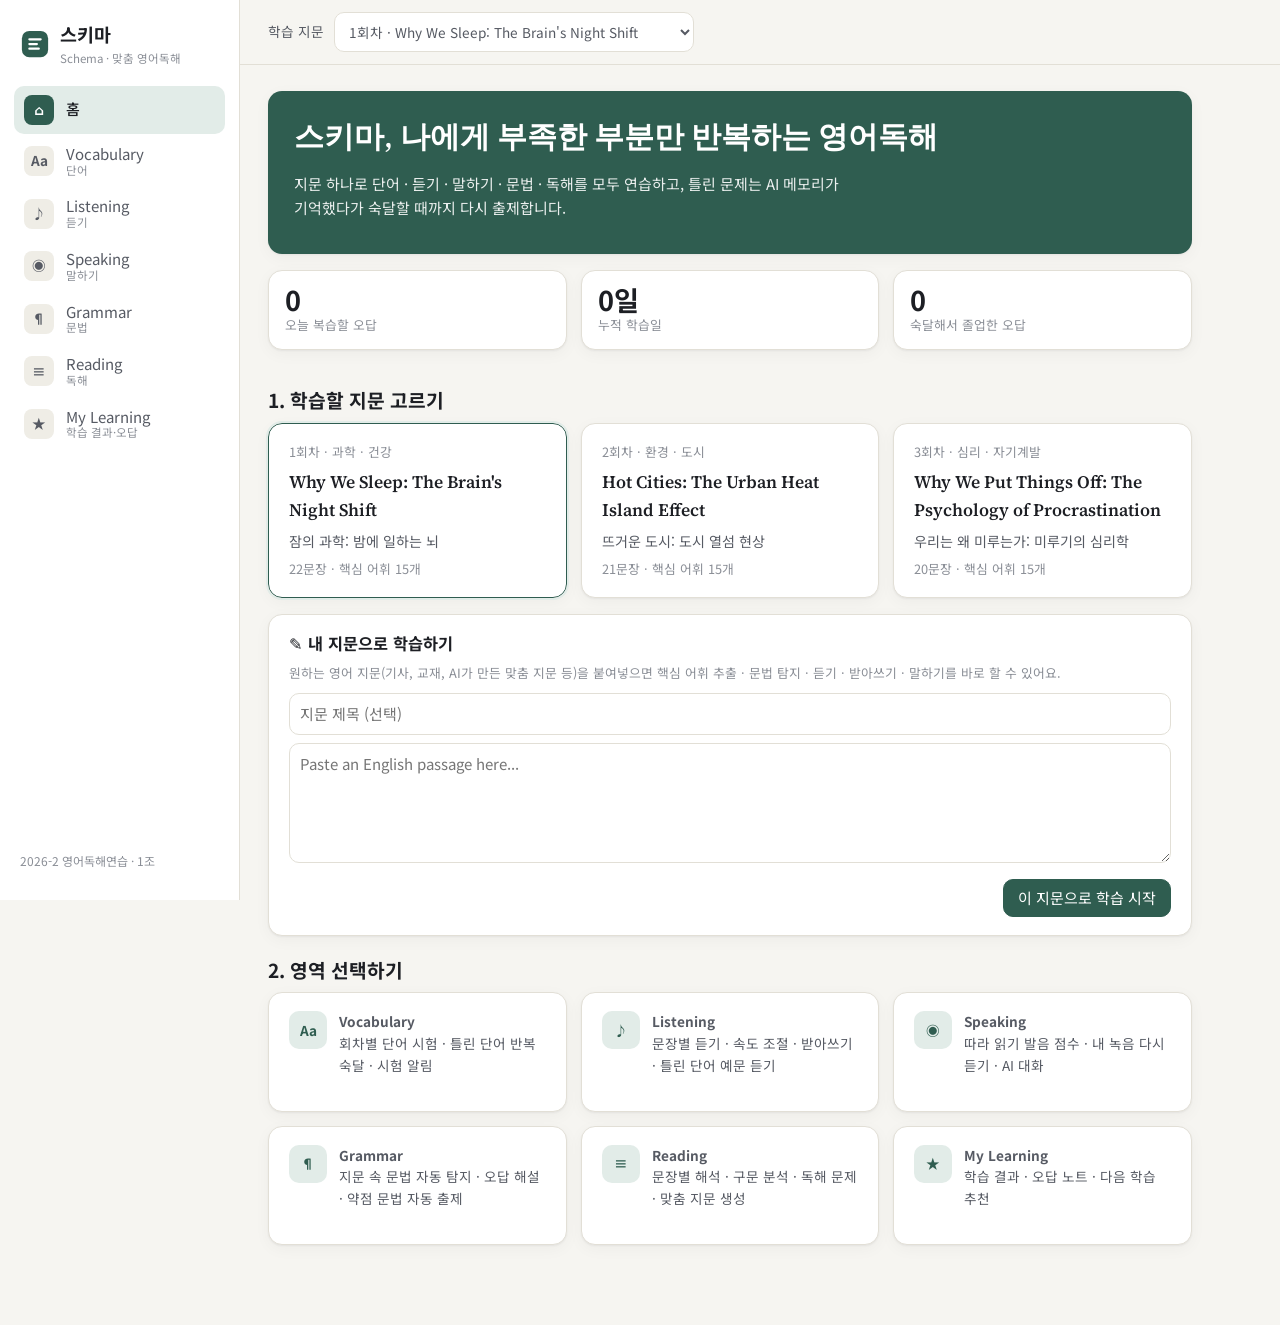
<file: index.html>
<!doctype html>
<html lang="ko">
<head>
  <meta charset="utf-8">
  <meta name="viewport" content="width=device-width, initial-scale=1">
  <title>스키마 · 맞춤 영어독해 학습</title>
  <link rel="preconnect" href="https://fonts.googleapis.com">
  <link href="https://fonts.googleapis.com/css2?family=Noto+Sans+KR:wght@400;500;700&family=Source+Serif+4:opsz,wght@8..60,500;8..60,600&display=swap" rel="stylesheet">
  <link rel="stylesheet" href="style.css">
</head>
<body>
  <div class="app">
    <aside class="sidebar">
      <a class="brand" href="#home" data-nav="home">
        <svg viewBox="0 0 32 32" width="30" height="30" aria-hidden="true"><rect x="2" y="2" width="28" height="28" rx="8" fill="var(--accent)"/><path d="M10 11h12M10 16h8M10 21h10" stroke="var(--on-accent)" stroke-width="2.4" stroke-linecap="round"/></svg>
        <span><b>스키마</b><small>Schema · 맞춤 영어독해</small></span>
      </a>
      <nav class="nav" id="nav">
        <a href="#home" data-nav="home"><span class="ico">⌂</span><span>홈</span></a>
        <a href="#vocab" data-nav="vocab"><span class="ico">Aa</span><span>Vocabulary<small>단어</small></span></a>
        <a href="#listening" data-nav="listening"><span class="ico">♪</span><span>Listening<small>듣기</small></span></a>
        <a href="#speaking" data-nav="speaking"><span class="ico">◉</span><span>Speaking<small>말하기</small></span></a>
        <a href="#grammar" data-nav="grammar"><span class="ico">¶</span><span>Grammar<small>문법</small></span></a>
        <a href="#reading" data-nav="reading"><span class="ico">≡</span><span>Reading<small>독해</small></span></a>
        <a href="#mylearning" data-nav="mylearning"><span class="ico">★</span><span>My Learning<small>학습 결과·오답</small></span><em class="badge" id="dueBadge" hidden></em></a>
      </nav>
      <p class="side-foot">2026-2 영어독해연습 · 1조</p>
    </aside>

    <main class="main">
      <header class="topbar">
        <label class="passage-pick">
          <span>학습 지문</span>
          <select id="passageSelect"></select>
        </label>
        <div id="reminderBanner" class="banner" hidden></div>
      </header>
      <section id="view" class="view" aria-live="polite"></section>
    </main>
  </div>

  <div id="toast" class="toast" role="status" hidden></div>

  <script src="passages.js"></script>
  <script src="content.js"></script>
  <script src="app.js"></script>
</body>
</html>
</file>
<file: style.css>
:root {
  --bg: #f6f5f1;
  --surface: #ffffff;
  --surface-2: #efede6;
  --ink: #1d1f24;
  --ink-2: #565a63;
  --ink-3: #8a8e96;
  --line: #e2dfd6;
  --accent: #2f5d50;
  --accent-soft: #e2ece8;
  --on-accent: #ffffff;
  --good: #2e7d4f;
  --good-soft: #e3f2e8;
  --bad: #b8433a;
  --bad-soft: #f8e5e2;
  --warn: #a8691c;
  --warn-soft: #f7ecd9;
  --hl-1: #d9e8ff; --hl-2: #ffe7c2; --hl-3: #e5dcff; --hl-4: #d7f3e3; --hl-5: #ffd9e3;
  --radius: 14px;
  --shadow: 0 1px 2px rgba(20, 20, 30, .05), 0 4px 16px rgba(20, 20, 30, .04);
  --serif: 'Source Serif 4', Georgia, serif;
  color-scheme: light;
}
@media (prefers-color-scheme: dark) {
  :root:not([data-theme="light"]) {
    --bg: #15171a; --surface: #1d2024; --surface-2: #262a2f; --ink: #eceae4; --ink-2: #b4b6ba; --ink-3: #858990;
    --line: #33373d; --accent: #7cc2ac; --accent-soft: #1f3530; --on-accent: #10201b;
    --good: #6fcf97; --good-soft: #1c3326; --bad: #f08a80; --bad-soft: #3a2220; --warn: #e3b26a; --warn-soft: #3a2e1c;
    --hl-1: #22344f; --hl-2: #43361f; --hl-3: #322a4d; --hl-4: #1f3a2c; --hl-5: #46262f;
    color-scheme: dark;
  }
}
:root[data-theme="dark"] {
  --bg: #15171a; --surface: #1d2024; --surface-2: #262a2f; --ink: #eceae4; --ink-2: #b4b6ba; --ink-3: #858990;
  --line: #33373d; --accent: #7cc2ac; --accent-soft: #1f3530; --on-accent: #10201b;
  --good: #6fcf97; --good-soft: #1c3326; --bad: #f08a80; --bad-soft: #3a2220; --warn: #e3b26a; --warn-soft: #3a2e1c;
  --hl-1: #22344f; --hl-2: #43361f; --hl-3: #322a4d; --hl-4: #1f3a2c; --hl-5: #46262f;
  color-scheme: dark;
}

* { box-sizing: border-box; }
html, body { margin: 0; }
body {
  background: var(--bg); color: var(--ink);
  font: 15px/1.6 'Noto Sans KR', system-ui, sans-serif;
  -webkit-font-smoothing: antialiased;
}
button, input, select, textarea { font: inherit; color: inherit; }
a { color: var(--accent); }
h1, h2, h3 { line-height: 1.3; margin: 0 0 .5em; }
h1 { font-size: 1.6rem; }
h2 { font-size: 1.2rem; }
h3 { font-size: 1.02rem; }
p { margin: 0 0 .8em; }
small { color: var(--ink-3); }

/* ---------- layout ---------- */
.app { display: grid; grid-template-columns: 240px 1fr; min-height: 100vh; }
.sidebar {
  position: sticky; top: 0; height: 100vh; padding: 20px 14px;
  border-right: 1px solid var(--line); background: var(--surface);
  display: flex; flex-direction: column; gap: 18px;
}
.brand { display: flex; gap: 10px; align-items: center; text-decoration: none; color: var(--ink); padding: 0 6px; }
.brand b { display: block; font-size: 1.15rem; }
.brand small { display: block; font-size: .72rem; }
.nav { display: flex; flex-direction: column; gap: 2px; }
.nav a {
  display: flex; align-items: center; gap: 12px; padding: 9px 10px; border-radius: 10px;
  text-decoration: none; color: var(--ink-2); position: relative;
}
.nav a small { display: block; font-size: .72rem; line-height: 1.2; }
.nav a span:not(.ico) { line-height: 1.25; }
.nav .ico {
  width: 30px; height: 30px; border-radius: 8px; display: grid; place-items: center;
  background: var(--surface-2); font-weight: 700; font-size: .85rem; flex: none;
}
.nav a:hover { background: var(--surface-2); color: var(--ink); }
.nav a.active { background: var(--accent-soft); color: var(--ink); font-weight: 500; }
.nav a.active .ico { background: var(--accent); color: var(--on-accent); }
.badge {
  margin-left: auto; font-style: normal; background: var(--bad); color: #fff;
  font-size: .7rem; border-radius: 99px; padding: 1px 7px; font-weight: 700;
}
.side-foot { margin-top: auto; font-size: .75rem; color: var(--ink-3); padding: 0 6px; }

.main { min-width: 0; }
.topbar {
  position: sticky; top: env(safe-area-inset-top, 0px); z-index: 5; background: color-mix(in srgb, var(--bg) 88%, transparent);
  backdrop-filter: blur(8px); border-bottom: 1px solid var(--line);
  padding: 12px 28px; display: flex; flex-wrap: wrap; gap: 10px 16px; align-items: center;
}
.passage-pick { display: flex; align-items: center; gap: 10px; font-size: .85rem; color: var(--ink-2); }
.passage-pick select { max-width: 360px; }
.view { padding: 26px 28px 80px; max-width: 980px; }

/* ---------- elements ---------- */
.card {
  background: var(--surface); border: 1px solid var(--line); border-radius: var(--radius);
  padding: 18px 20px; box-shadow: var(--shadow); margin-bottom: 16px;
}
.card.flat { box-shadow: none; }
.grid { display: grid; gap: 14px; }
.g2 { grid-template-columns: repeat(2, minmax(0, 1fr)); }
.g3 { grid-template-columns: repeat(3, minmax(0, 1fr)); }
.g4 { grid-template-columns: repeat(4, minmax(0, 1fr)); }
.row { display: flex; gap: 10px; align-items: center; flex-wrap: wrap; }
.spacer { flex: 1; }
.muted { color: var(--ink-2); }
.tiny { font-size: .8rem; color: var(--ink-3); }
.hidden { display: none !important; }

.btn {
  border: 1px solid var(--line); background: var(--surface); padding: 8px 14px; border-radius: 10px;
  cursor: pointer; display: inline-flex; align-items: center; gap: 6px; line-height: 1.3;
}
.btn:hover { background: var(--surface-2); }
.btn.primary { background: var(--accent); border-color: var(--accent); color: var(--on-accent); }
.btn.primary:hover { filter: brightness(1.08); }
.btn.ghost { border-color: transparent; background: transparent; }
.btn.sm { padding: 5px 10px; font-size: .85rem; }
.btn.danger { color: var(--bad); }
.btn.rec { background: var(--bad); border-color: var(--bad); color: #fff; }
.btn:disabled { opacity: .5; cursor: not-allowed; }
.icon-btn { width: 34px; height: 34px; padding: 0; justify-content: center; border-radius: 50%; flex: none; }

select, input[type="text"], input[type="time"], textarea {
  border: 1px solid var(--line); background: var(--surface); border-radius: 10px; padding: 8px 10px;
}
textarea { width: 100%; resize: vertical; min-height: 120px; line-height: 1.55; }
input[type="text"] { min-width: 0; }
:focus-visible { outline: 2px solid var(--accent); outline-offset: 2px; }

.tabs { display: flex; gap: 4px; border-bottom: 1px solid var(--line); margin-bottom: 18px; overflow-x: auto; overflow-y: hidden; scrollbar-width: none; }
.tabs button {
  border: 0; background: none; padding: 10px 14px; cursor: pointer; color: var(--ink-2);
  border-bottom: 2px solid transparent; margin-bottom: -1px; white-space: nowrap;
}
.tabs button.active { color: var(--ink); border-bottom-color: var(--accent); font-weight: 500; }

.page-head { margin-bottom: 18px; }
.page-head .eyebrow { font-size: .78rem; letter-spacing: .08em; text-transform: uppercase; color: var(--accent); font-weight: 700; }
.page-head p { color: var(--ink-2); margin: 4px 0 0; }

.chip {
  display: inline-flex; align-items: center; gap: 4px; padding: 3px 10px; border-radius: 99px;
  background: var(--surface-2); font-size: .8rem; border: 1px solid transparent; cursor: default;
}
button.chip { cursor: pointer; }
.chip.on { background: var(--accent-soft); border-color: var(--accent); }
.chip.good { background: var(--good-soft); color: var(--good); }
.chip.bad { background: var(--bad-soft); color: var(--bad); }
.chip.warn { background: var(--warn-soft); color: var(--warn); }

.en { font-family: var(--serif); font-size: 1.08rem; line-height: 1.65; }
.ko { color: var(--ink-2); font-size: .92rem; }

/* sentences */
.sent-list { display: flex; flex-direction: column; }
.sent { display: flex; gap: 12px; padding: 12px 4px; border-bottom: 1px solid var(--line); align-items: flex-start; }
.sent:last-child { border-bottom: 0; }
.sent .num { color: var(--ink-3); font-size: .78rem; min-width: 22px; padding-top: 4px; font-variant-numeric: tabular-nums; }
.sent .body { flex: 1; min-width: 0; }
.sent.playing { background: var(--accent-soft); border-radius: 10px; }
.sent-head { font-weight: 700; padding: 16px 4px 4px; color: var(--accent); font-size: .9rem; }
.sent-head small { font-weight: 400; margin-left: 6px; }
.detail { margin-top: 8px; padding: 10px 12px; background: var(--surface-2); border-radius: 10px; font-size: .88rem; }
.detail b { color: var(--accent); font-weight: 500; }
.blur { filter: blur(5px); cursor: pointer; user-select: none; transition: filter .2s; }
.blur:hover { filter: blur(3px); }

mark.g { background: none; padding: 0 1px; border-radius: 3px; cursor: help; }
mark.g-form5, mark.g-agree { background: var(--hl-1); }
mark.g-tense, mark.g-voice { background: var(--hl-2); }
mark.g-toinf, mark.g-gerund { background: var(--hl-3); }
mark.g-particip, mark.g-relative { background: var(--hl-4); }
mark.g-cond, mark.g-compare { background: var(--hl-5); }
mark.w { background: var(--warn-soft); color: inherit; border-radius: 3px; padding: 0 2px; }

/* quiz */
.quiz-q { font-size: 1.05rem; margin-bottom: 14px; }
.options { display: grid; gap: 8px; }
.opt {
  text-align: left; border: 1px solid var(--line); background: var(--surface); border-radius: 12px;
  padding: 11px 14px; cursor: pointer; display: flex; gap: 10px; align-items: baseline;
}
.opt:hover:not(:disabled) { border-color: var(--accent); }
.opt .k { color: var(--ink-3); font-size: .85rem; font-weight: 700; }
.opt.correct { background: var(--good-soft); border-color: var(--good); }
.opt.wrong { background: var(--bad-soft); border-color: var(--bad); }
.opt:disabled { cursor: default; }
.explain { margin-top: 14px; padding: 12px 14px; border-radius: 12px; border-left: 3px solid var(--accent); background: var(--surface-2); font-size: .92rem; }
.explain.bad { border-left-color: var(--bad); }
.progress { height: 6px; border-radius: 99px; background: var(--surface-2); overflow: hidden; margin: 6px 0 16px; }
.progress > i { display: block; height: 100%; background: var(--accent); transition: width .3s; }
.score-big { font-size: 2.6rem; font-weight: 700; color: var(--accent); line-height: 1; font-variant-numeric: tabular-nums; }

/* flashcard */
.flash {
  min-height: 230px; display: grid; place-items: center; text-align: center; cursor: pointer;
  perspective: 900px; user-select: none;
}
.flash .word { font-family: var(--serif); font-size: 2.3rem; font-weight: 600; }
.flash .pos { color: var(--ink-3); }
.flash .back { display: none; }
.flash.flipped .front { display: none; }
.flash.flipped .back { display: block; }
.kv { display: grid; grid-template-columns: 72px 1fr; gap: 4px 10px; text-align: left; font-size: .92rem; margin-top: 12px; }
.kv dt { color: var(--ink-3); }
.kv dd { margin: 0; }

/* stats */
.stat { padding: 14px 16px; }
.stat .v { font-size: 1.7rem; font-weight: 700; font-variant-numeric: tabular-nums; line-height: 1.1; }
.stat .l { font-size: .8rem; color: var(--ink-3); }
.bars { display: flex; flex-direction: column; gap: 10px; }
.bar-row { display: grid; grid-template-columns: 120px 1fr 64px; gap: 10px; align-items: center; font-size: .88rem; }
.bar { height: 10px; border-radius: 99px; background: var(--surface-2); overflow: hidden; }
.bar > i { display: block; height: 100%; border-radius: 99px; background: var(--accent); }
.bar > i.low { background: var(--bad); }
.bar > i.mid { background: var(--warn); }
.bar-row .n { text-align: right; color: var(--ink-2); font-variant-numeric: tabular-nums; }
.dots { display: inline-flex; gap: 3px; }
.dots i { width: 8px; height: 8px; border-radius: 50%; background: var(--line); }
.dots i.on { background: var(--good); }

table.list { width: 100%; border-collapse: collapse; font-size: .9rem; }
table.list th, table.list td { text-align: left; padding: 8px 6px; border-bottom: 1px solid var(--line); vertical-align: top; }
table.list th { color: var(--ink-3); font-weight: 500; font-size: .8rem; }

/* home */
.hero { padding: 26px 26px 22px; background: var(--accent); color: var(--on-accent); border: 0; }
.hero h1 { font-family: var(--serif); font-size: 1.9rem; font-weight: 600; }
.hero p { opacity: .9; max-width: 560px; }
.passage-card { cursor: pointer; transition: border-color .15s, transform .15s; display: flex; flex-direction: column; gap: 6px; }
.passage-card:hover { border-color: var(--accent); transform: translateY(-1px); }
.passage-card.sel { border-color: var(--accent); outline: 2px solid var(--accent-soft); }
.passage-card .t { font-family: var(--serif); font-size: 1.1rem; font-weight: 600; }
.module-grid a { text-decoration: none; color: inherit; }
.module { display: flex; gap: 12px; align-items: flex-start; height: 100%; }
.module .ico { width: 38px; height: 38px; border-radius: 10px; background: var(--accent-soft); color: var(--accent); display: grid; place-items: center; font-weight: 700; flex: none; }
.module b { display: block; }
.module span { font-size: .85rem; color: var(--ink-2); }

/* chat */
.chat { display: flex; flex-direction: column; gap: 10px; max-height: 460px; overflow-y: auto; padding: 4px; }
.msg { max-width: 84%; padding: 10px 14px; border-radius: 14px; font-size: .94rem; }
.msg.ai { background: var(--surface-2); align-self: flex-start; border-bottom-left-radius: 4px; }
.msg.me { background: var(--accent); color: var(--on-accent); align-self: flex-end; border-bottom-right-radius: 4px; }
.msg .fb { margin-top: 8px; font-size: .86rem; }
.msg .fb li { margin-bottom: 2px; }
.chat-input { display: flex; gap: 8px; margin-top: 12px; }
.chat-input input { flex: 1; }

.word-diff span { padding: 1px 3px; border-radius: 4px; margin-right: 2px; display: inline-block; }
.word-diff .ok { background: var(--good-soft); color: var(--good); }
.word-diff .miss { background: var(--bad-soft); color: var(--bad); text-decoration: line-through; }

.banner { flex: 1; min-width: 240px; background: var(--warn-soft); color: var(--warn); padding: 7px 12px; border-radius: 10px; font-size: .86rem; display: flex; gap: 10px; align-items: center; }
.banner a { color: inherit; font-weight: 700; }
[hidden] { display: none !important; }

.toast {
  position: fixed; bottom: 24px; left: 50%; transform: translateX(-50%); z-index: 50;
  background: var(--ink); color: var(--bg); padding: 10px 18px; border-radius: 99px; font-size: .9rem;
  box-shadow: 0 6px 24px rgba(0,0,0,.2); max-width: calc(100% - 32px);
}
.legend { display: flex; flex-wrap: wrap; gap: 6px; }
.empty { text-align: center; padding: 30px 10px; color: var(--ink-3); }
.blank-input { width: 120px; border: 0; border-bottom: 2px solid var(--accent); border-radius: 0; background: transparent; padding: 0 4px; font-family: var(--serif); font-size: 1rem; }
.blank-input.ok { border-color: var(--good); color: var(--good); }
.blank-input.no { border-color: var(--bad); color: var(--bad); }
.range { display: flex; align-items: center; gap: 8px; font-size: .85rem; color: var(--ink-2); }

/* ---------- mobile ---------- */
@media (max-width: 860px) {
  .app { grid-template-columns: 1fr; }
  .sidebar {
    position: fixed; bottom: 0; top: auto; left: 0; right: 0; height: auto; z-index: 20;
    flex-direction: row; padding: 6px 4px calc(6px + env(safe-area-inset-bottom)); border-right: 0; border-top: 1px solid var(--line);
  }
  .brand, .side-foot { display: none; }
  .nav { flex-direction: row; justify-content: space-around; width: 100%; }
  .nav a { flex-direction: column; gap: 2px; padding: 4px 2px; font-size: .62rem; text-align: center; flex: 1; }
  .nav a small { display: none; }
  .nav .ico { width: 26px; height: 26px; font-size: .75rem; }
  .badge { position: absolute; top: 0; right: 6px; margin: 0; }
  .topbar { padding: 10px 16px; }
  .passage-pick select { max-width: calc(100vw - 110px); }
  .view { padding: 18px 16px 110px; }
  .g2, .g3, .g4 { grid-template-columns: 1fr; }
  .g4.stats { grid-template-columns: repeat(2, minmax(0, 1fr)); }
  .g3.stats { grid-template-columns: repeat(3, minmax(0, 1fr)); gap: 8px; }
  .g3.stats .stat { padding: 10px 12px; }
  .g3.stats .v { font-size: 1.3rem; }
  .bar-row { grid-template-columns: 90px 1fr 54px; }
  .hero h1 { font-size: 1.5rem; }
  .msg { max-width: 92%; }
}
</file>
